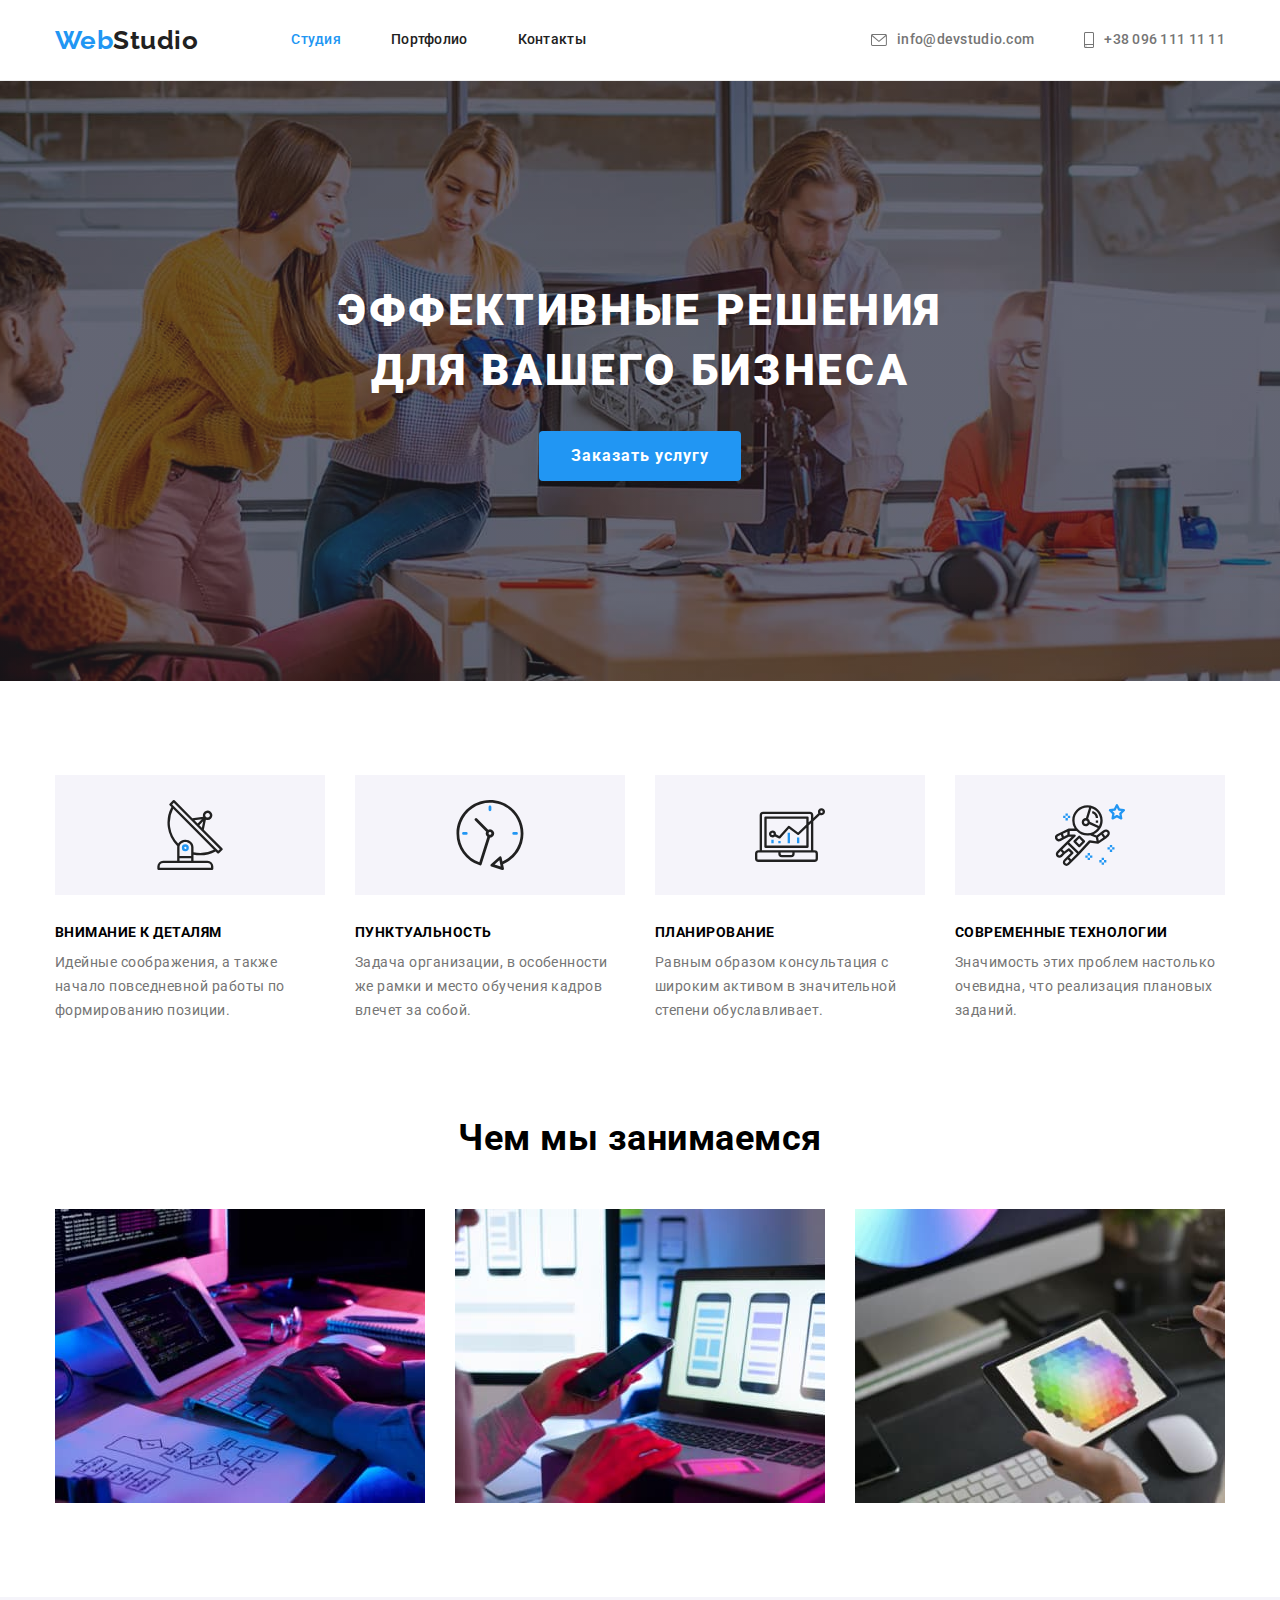
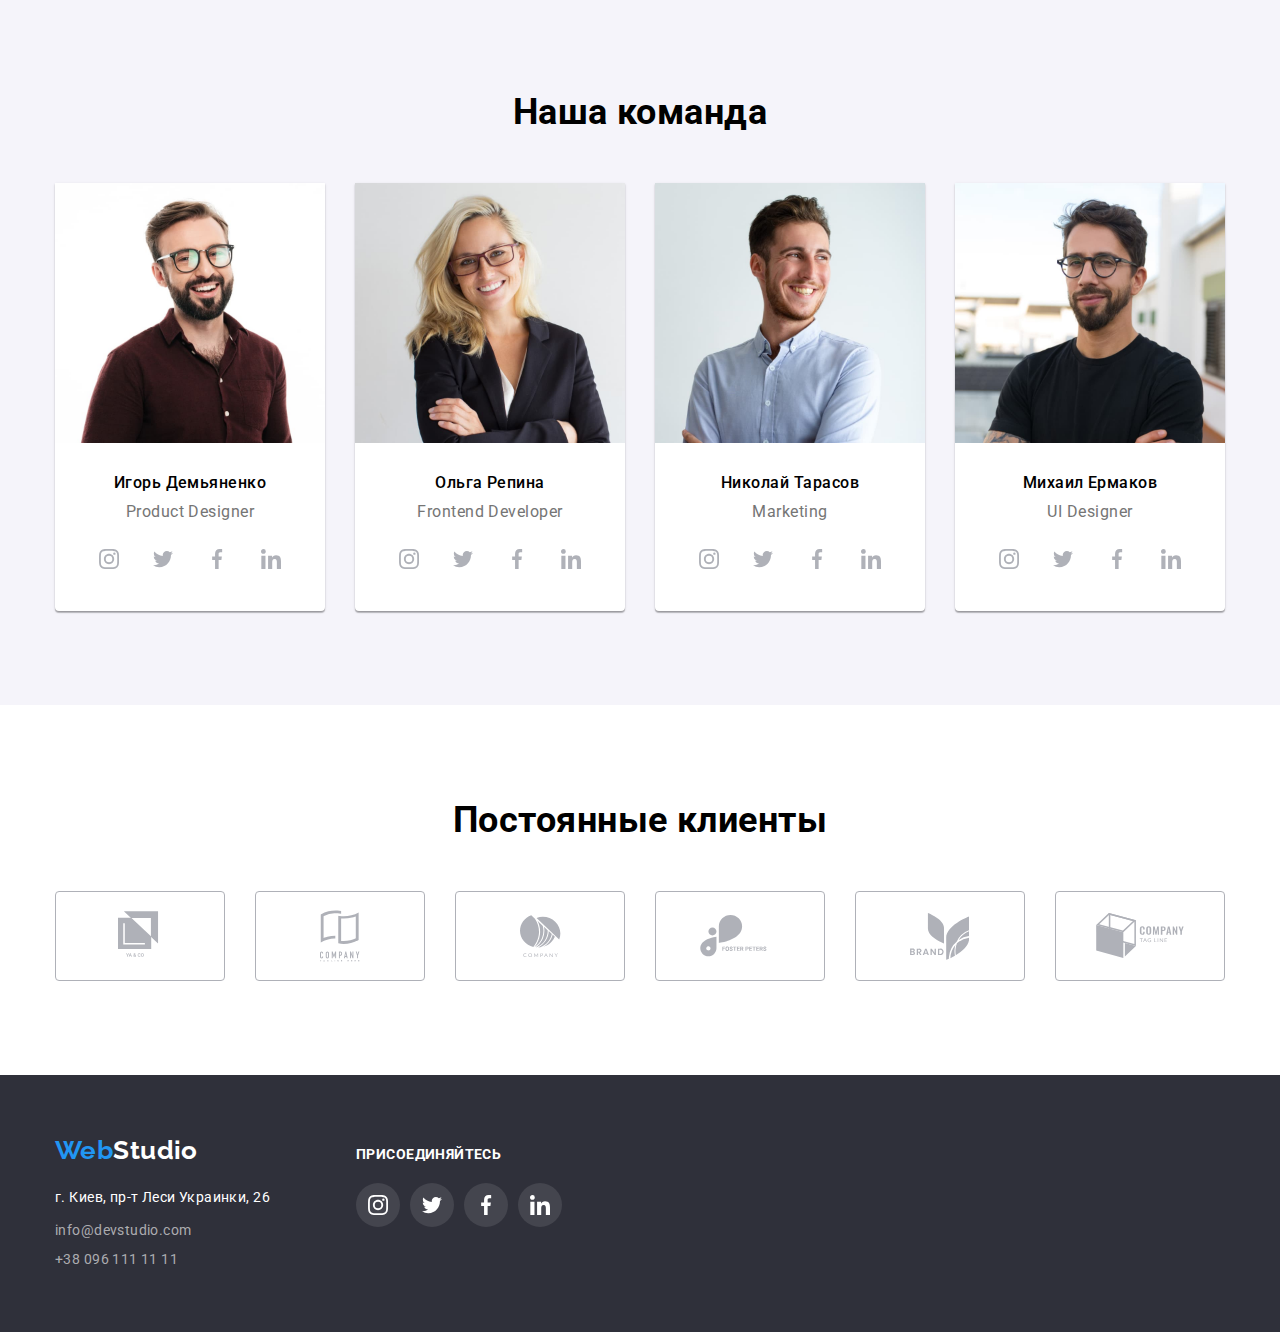
<file: index.html>
<!DOCTYPE html>
<html lang="ru">

<head>
    <meta charset="UTF-8">
    <meta http-equiv="X-UA-Compatible" content="IE=edge" />
    <meta name="viewport" content="width=device-width, initial-scale=1.0">
    <meta name="description" content="Веб-студия">
    <link rel="preconnect" href="https://fonts.gstatic.com">
    <link href="https://fonts.googleapis.com/css2?family=Raleway:wght@700&family=Roboto:wght@400;500;700&display=swap"
        rel="stylesheet">
    <link rel="stylesheet" href="https://cdnjs.cloudflare.com/ajax/libs/modern-normalize/0.2.0/modern-normalize.min.css" />
    <link rel="stylesheet" href="./css/styles.css">
    <title>Web Studio</title>
</head>

<body>
    <!-- Шапка сайта--> 
    <header class="header">
        <div class="container"> 
        <a class="logo-title" href="./index.html"><span class="logo-title-part">Web</span><span>Studio</span></a>
        <nav class="main-nav">
          <ul class="list site-nav">
            <li class="item"><a class="link current" href="">Студия</a></li>
            <li class="item"><a class="link" href="./portfolio.html">Портфолио</a></li>
            <li class="item"><a class="link" href="">Контакты</a></li>
          </ul>
        </nav>

        <ul class="list contacts">
            <li class="contacts-item">
                <a class="link" href="mailto:info@devstudio.com">
                    <svg class="contact-icon" width="16" height="12">
                        <use  href="./images/icons.svg#email"></use>
                    </svg>
                    info@devstudio.com</a>
             </li>
            <li class="contacts-item">
                <a class="link" href="tel:+380961111111">
                    <svg class="contact-icon" width="10" height="16">
                        <use href="./images/icons.svg#phone"></use>
                    </svg>
                    +38 096 111 11 11</a>
            </li>
        </ul>
        </div>  
    </header>


    <main>
        <!-- Герой -->
        <section class="hero">
            <div class="container">
            <h1 class="hero-title">Эффективные решения для вашего бизнеса</h1>
            <button class="button" type="button">Заказать услугу</button>
            </div>
        </section>

        <!-- Особенности -->
        <section class="section holder">
           <div class="container">
            <h2 class="visually-hidden">Особенности</h2>
            <ul class="list features">
                <li class="list-item">
                    <div class="tumb">
                        <svg class="icon" width="70" height="70">
                            <use href="./images/icons.svg#antenna"></use>
                        </svg>
                    </div>      
                   
                     <h3 class="list-item-title">Внимание к деталям</h3>
                     <p class="list-item-text">    
                        Идейные соображения, а также начало повседневной работы по формированию позиции.
                     </p>
                    
                </li>
                <li class="list-item">
                    <div class="tumb">
                        <svg class="icon" width="70" height="70">
                            <use href="./images/icons.svg#clock"></use>
                        </svg>
                    </div>
                    
                     <h3 class="list-item-title">Пунктуальность</h3>
                     <p class="list-item-text">
                        Задача организации, в особенности же рамки и место обучения кадров влечет за собой.
                     </p>
                    
                </li>
                <li class="list-item">
                    <div class="tumb">
                        <svg class="icon" width="70" height="70">
                            <use href="./images/icons.svg#diagram"></use>
                        </svg>
                    </div>
                    
                     <h3 class="list-item-title">Планирование</h3>
                     <p class="list-item-text">
                        Равным образом консультация с широким активом в значительной степени обуславливает.
                     </p>
                    
                </li>
                <li class="list-item">
                    <div class="tumb">
                        <svg class="icon" width="70" height="70">
                            <use href="./images/icons.svg#astronaut"></use>
                        </svg>
                    </div>
                    
                     <h3 class="list-item-title">Современные технологии</h3>
                     <p class="list-item-text">
                        Значимость этих проблем настолько очевидна, что реализация плановых заданий.
                     </p>
                    
                </li>
            </ul>
           </div>
        </section>

        <!-- Чем мы занимаемся -->
        <section class="section">
            <div class="container">
            <h2 class="caption">Чем мы занимаемся</h2>
            <ul class="list kinds-work">        
                <li class="kinds-work-item">
                    <a href="">
                        <img src="./images/box1.jpg" alt="Разработка для десктопа" width="370">
                    </a>
                </li>
                <li class="kinds-work-item">
                    <a href="">
                        <img src="./images/box2.jpg" alt="Разработка для смартфона" width="370">
                    </a>
                </li>
                <li class="kinds-work-item"> 
                    <a href="">
                        <img src="./images/box3.jpg" alt="Веб-дизайн" width="370">
                    </a>
                </li>                
            </ul>
            </div>
        </section>

        <!-- Наша команда -->
        <section class="section team-list"> 
         <div class="container">
            <h2 class="caption">Наша команда</h2>
                <ul class="list team">
                <li class="team-item">
                    <img src="./images/teamcard1.jpg" alt="Игорь Демьяненко" width="270">
                    <div class="team-item-card">
                    <h3 class="team-item-number">Игорь Демьяненко</h3>
                    <p class="team-number-position">Product Designer</p>

                        <div class="team-social">
                            <ul class="list team-social-list">
                                <li class="team-social-item">
                                    <a href="" class="team-social-link">
                                        <svg class="team-social-icon" width="20" height="20">
                                            <use href="./images/icons.svg#instagram"></use>
                                        </svg>
                                    </a>
                                </li>
                                <li class="team-social-item">
                                    <a href="" class="team-social-link">
                                        <svg class="footer-social-icon" width="20" height="20">
                                            <use href="./images/icons.svg#twitter"></use>
                                        </svg>
                                    </a>
                                </li>
                                <li class="team-social-item">
                                    <a href="" class="team-social-link">
                                        <svg class="footer-social-icon" width="20" height="20">
                                            <use href="./images/icons.svg#facebook"></use>
                                        </svg>
                                    </a>
                                </li>
                                <li class="team-social-item">
                                    <a href="" class="team-social-link">
                                        <svg class="footer-social-icon" width="20" height="20">
                                            <use href="./images/icons.svg#linkedin"></use>
                                        </svg>
                                    </a>
                                </li>
                            </ul>
                        </div>
                    </div>
                </li>
                <li class="team-item">
                    <img src="./images/teamcard2.jpg" alt="Ольга Репина" width="270">
                    <div class="team-item-card">
                    <h3 class="team-item-number">Ольга Репина</h3>
                    <p class="team-number-position">Frontend Developer</p>
                        
                        <div class="team-social">
                            <ul class="list team-social-list">
                                <li class="team-social-item">
                                    <a href="" class="team-social-link">
                                        <svg class="team-social-icon" width="20" height="20">
                                            <use href="./images/icons.svg#instagram"></use>
                                        </svg>
                                    </a>
                                </li>
                                <li class="team-social-item">
                                    <a href="" class="team-social-link">
                                        <svg class="footer-social-icon" width="20" height="20">
                                            <use href="./images/icons.svg#twitter"></use>
                                        </svg>
                                    </a>
                                </li>
                                <li class="team-social-item">
                                    <a href="" class="team-social-link">
                                        <svg class="footer-social-icon" width="20" height="20">
                                            <use href="./images/icons.svg#facebook"></use>
                                        </svg>
                                    </a>
                                </li>
                                <li class="team-social-item">
                                    <a href="" class="team-social-link">
                                        <svg class="footer-social-icon" width="20" height="20">
                                            <use href="./images/icons.svg#linkedin"></use>
                                        </svg>
                                    </a>
                                </li>
                            </ul>
                        </div>
                    </div>
                </li>
                <li class="team-item">
                    <img src="./images/teamcard3.jpg" alt="Николай Тарасов" width="270">
                    <div class="team-item-card">
                    <h3 class="team-item-number">Николай Тарасов</h3>
                    <p class="team-number-position">Marketing</p>
                        <div class="team-social">
                            <ul class="list team-social-list">
                                <li class="team-social-item">
                                    <a href="" class="team-social-link">
                                        <svg class="team-social-icon" width="20" height="20">
                                            <use href="./images/icons.svg#instagram"></use>
                                        </svg>
                                    </a>
                                </li>
                                <li class="team-social-item">
                                    <a href="" class="team-social-link">
                                        <svg class="footer-social-icon" width="20" height="20">
                                            <use href="./images/icons.svg#twitter"></use>
                                        </svg>
                                    </a>
                                </li>
                                <li class="team-social-item">
                                    <a href="" class="team-social-link">
                                        <svg class="footer-social-icon" width="20" height="20">
                                            <use href="./images/icons.svg#facebook"></use>
                                        </svg>
                                    </a>
                                </li>
                                <li class="team-social-item">
                                    <a href="" class="team-social-link">
                                        <svg class="footer-social-icon" width="20" height="20">
                                            <use href="./images/icons.svg#linkedin"></use>
                                        </svg>
                                    </a>
                                </li>
                            </ul>
                        </div>
                    </div>
                </li>
                <li class="team-item">
                    <img src="./images/teamcard4.jpg" alt="Михаил Ермаков" width="270">
                    <div class="team-item-card">
                    <h3 class="team-item-number">Михаил Ермаков</h3>
                    <p class="team-number-position">UI Designer</p>
                        <div class="team-social">
                            <ul class="list team-social-list">
                                <li class="team-social-item">
                                    <a href="" class="team-social-link">
                                        <svg class="team-social-icon" width="20" height="20">
                                            <use href="./images/icons.svg#instagram"></use>
                                        </svg>
                                    </a>
                                </li>
                                <li class="team-social-item">
                                    <a href="" class="team-social-link">
                                        <svg class="footer-social-icon" width="20" height="20">
                                            <use href="./images/icons.svg#twitter"></use>
                                        </svg>
                                    </a>
                                </li>
                                <li class="team-social-item">
                                    <a href="" class="team-social-link">
                                        <svg class="footer-social-icon" width="20" height="20">
                                            <use href="./images/icons.svg#facebook"></use>
                                        </svg>
                                    </a>
                                </li>
                                <li class="team-social-item">
                                    <a href="" class="team-social-link">
                                        <svg class="footer-social-icon" width="20" height="20">
                                            <use href="./images/icons.svg#linkedin"></use>
                                        </svg>
                                    </a>
                                </li>
                            </ul>
                        </div>
                    </div>
                </li>
            </ul>
         </div>
        </section>

        <!--Постоянные клиенты-->
        <section class="section">
            <div class="container">
                <h2 class="caption">Постоянные клиенты</h2>
                <ul class="list clients">
                    <li class="clients-item">
                        <a href="" class="clients-item-link">
                            <svg class="clients-item-link-icon" width="44.27" height="49.23">
                                <use href="./images/icons.svg#logo-1"></use>
                            </svg>
                        </a>
                    </li>
                    <li class="clients-item">
                        <a href="" class="clients-item-link">
                            <svg class="clients-item-link-icon" width="40" height="52">
                                <use href="./images/icons.svg#logo-2"></use>
                            </svg>
                        </a>
                    </li>
                    <li class="clients-item">
                        <a href="" class="clients-item-link">
                            <svg class="clients-item-link-icon" width="41" height="42.6">
                                <use href="./images/icons.svg#logo-3"></use>
                            </svg>
                        </a>
                    </li>
                    <li class="clients-item">
                        <a href="" class="clients-item-link">
                            <svg class="clients-item-link-icon" width="79.66" height="42.2">
                                <use href="./images/icons.svg#logo-4"></use>
                            </svg>
                        </a>
                    </li>
                    <li class="clients-item">
                        <a href="" class="clients-item-link">
                            <svg class="clients-item-link-icon" width="59" height="47">
                                <use href="./images/icons.svg#logo-5"></use>
                            </svg>
                        </a>
                    </li>
                    <li class="clients-item">
                        <a href="" class="clients-item-link">
                            <svg class="clients-item-link-icon" width="88.48" height="45.44">
                                <use href="./images/icons.svg#logo-6"></use>
                            </svg>
                        </a>
                    </li>
                </ul>
            </div>
        </section>
    </main>

    <!-- Футер -->
    <footer class="footer">
        <div class="container">
            <div class="footer-container">
                <div class="footer-item footer-address">
                    <a class="logo-title" href=""><span class="logo-title-part">Web</span><span>Studio</span></a>
                    <!--адресс компании-->
                    <address class="address">
                        <span class="address-street">г. Киев, пр-т Леси Украинки, 26 <br /></span>
                        <a class="link" href="mailto:info@devstudio.com">info@devstudio.com</a> <br />
                        <a class="link" href="tel:+380961111111">+38 096 111 11 11</a>
                    </address>
                </div>
                <div class="footer-item footer-social">
                    <h3 class="footer-caption">присоединяйтесь</h3>
                    <ul class="list footer-social-list">
                        <li class="footer-social-item">
                            <a href="" class="footer-social-link">
                                <svg class="footer-social-icon" width="20" height="20">
                                    <use href="./images/icons.svg#instagram"></use>
                                </svg>
                            </a>
                        </li>
                        <li class="footer-social-item">
                            <a href="" class="footer-social-link">
                                <svg class="footer-social-icon" width="20" height="20">
                                    <use href="./images/icons.svg#twitter"></use>
                                </svg>
                            </a>
                        </li>
                        <li class="footer-social-item">
                            <a href="" class="footer-social-link">
                                <svg class="footer-social-icon" width="20" height="20">
                                    <use href="./images/icons.svg#facebook"></use>
                                </svg>
                            </a>
                        </li>
                        <li class="footer-social-item">
                            <a href="" class="footer-social-link">
                                <svg class="footer-social-icon" width="20" height="20">
                                    <use href="./images/icons.svg#linkedin"></use>
                                </svg>
                            </a>
                        </li>
                    </ul>
                </div>
                <div class="footer-item footer-form"></div>
            </div>
        </div>
    </footer>
 </body>
</html>
</file>
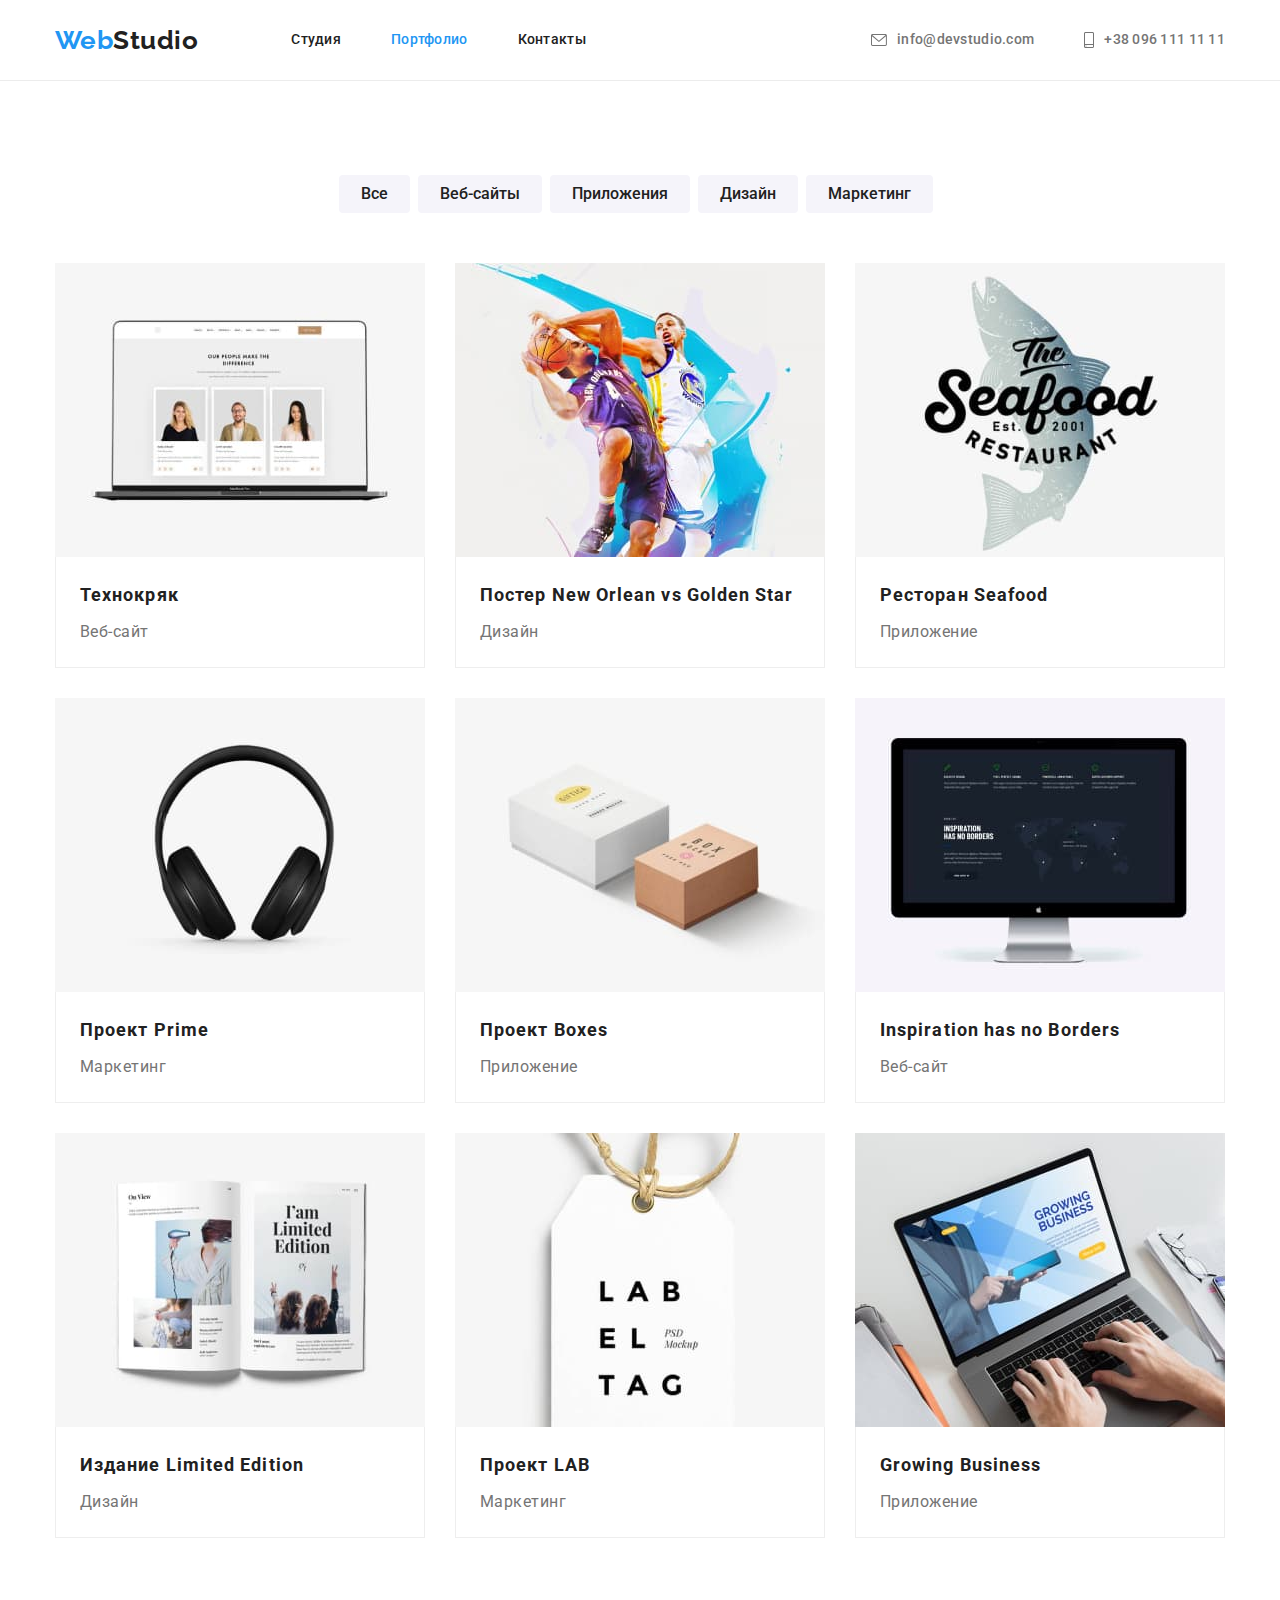
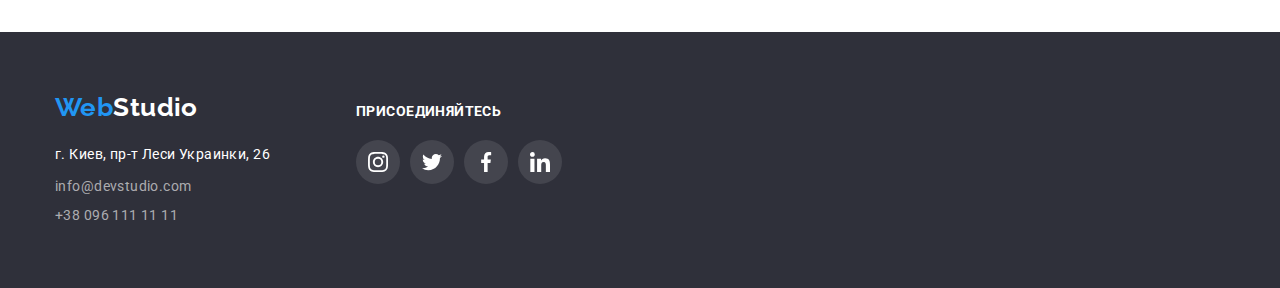
<file: portfolio.html>
<!DOCTYPE html>
<html lang="en">
<head>
    <meta charset="UTF-8">
    <meta http-equiv="X-UA-Compatible" content="IE=edge" />
    <meta name="viewport" content="width=device-width, initial-scale=1.0">
    <meta name="description" content="Веб-студия">
    <link rel="preconnect" href="https://fonts.gstatic.com">
    <link href="https://fonts.googleapis.com/css2?family=Raleway:wght@700&family=Roboto:wght@400;500;700;900&display=swap"
        rel="stylesheet">
    <link rel="stylesheet" href="https://cdnjs.cloudflare.com/ajax/libs/modern-normalize/0.2.0/modern-normalize.min.css" />
    <link rel="stylesheet" href="./css/styles.css">
    <title>Portfolio</title>
</head>

<body>
    <!-- Шапка сайта-->
    <header class="header">
        <div class="container">
            <a class="logo-title" href="./index.html"><span class="logo-title-part">Web</span><span>Studio</span></a>
            <nav class="main-nav">
                <ul class="list site-nav">
                    <li class="item"><a class="link" href="./index.html">Студия</a></li>
                    <li class="item"><a class="link current" href="">Портфолио</a></li>
                    <li class="item"><a class="link" href="">Контакты</a></li>
                </ul>
            </nav>
            <ul class="list contacts">
                <li class="contacts-item">
                    <a class="link" href="mailto:info@devstudio.com">
                        <svg class="contact-icon" width="16" height="12">
                            <use href="./images/icons.svg#email"></use>
                        </svg>
                        info@devstudio.com</a>
                </li>
                <li class="contacts-item">
                    <a class="link" href="tel:+380961111111">
                        <svg class="contact-icon" width="10" height="16">
                            <use href="./images/icons.svg#phone"></use>
                        </svg>
                        +38 096 111 11 11</a>
                </li>
            </ul>
        </div>
    </header>
    
    <main>
        <h1 class="visually-hidden">Портфолио</h1>

        <section class="section">
         <div class="container">
           <div class="filter">
           <ul class="list filter-list">
             <li class="filter-item"> <button class="filter-button" type="button">Все</button></li>
             <li class="filter-item"> <button class="filter-button" type="button">Веб-сайты</button></li>
             <li class="filter-item"> <button class="filter-button" type="button">Приложения</button></li>
             <li class="filter-item"> <button class="filter-button" type="button">Дизайн</button></li>
             <li class="filter-item"> <button class="filter-button" type="button">Маркетинг</button></li>
           </ul>
           </div>
            <!-- Примеры работ -->
                      <ul class="list flex-products">
                <li class="list-products">
                    <a class="link-products" href="/">
                    <img src="./images/img-p1.jpg" alt="страница сайта" width="370" />
                    <div class="card">
                    <h2 class="products-title">Технокряк</h2>
                    <p class="products-type">Веб-сайт</p>
                    </div>
                    </a>
                </li>
                <li class="list-products">
                    <a class="link-products" href="">
                    <img src="./images/img-p2.jpg" alt="постер игроки в баскетбол" width="370">
                    <div class="card">
                    <h2 class="products-title">Постер New Orlean vs Golden Star</h2>
                    <p class="products-type">Дизайн</p>
                    </div>
                    </a>
                </li>
                <li class="list-products">
                    <a class="link-products" href="">
                    <img src="./images/img-p3.jpg" alt="логотип ресторана" width="370">
                    <div class="card">
                    <h2 class="products-title">Ресторан Seafood</h2>
                    <p class="products-type">Приложение</p>
                    </div>
                    </a>
                </li>
                <li class="list-products">
                    <a class="link-products" href="">
                    <img src="./images/img-p4.jpg" alt="наушники" width="370">
                    <div class="card">
                    <h2 class="products-title">Проект Prime</h2>
                    <p class="products-type">Маркетинг</p>
                    </div>
                    </a>
                </li>
                <li class="list-products">
                    <a class="link-products" href="">
                    <img src="./images/img-p5.jpg" alt="две коробки" width="370">
                    <div class="card">
                    <h2 class="products-title">Проект Boxes</h2>
                    <p class="products-type">Приложение</p>
                    </div>
                    </a>
                </li>
                <li class="list-products">
                    <a class="link-products" href="">
                    <img src="./images/img-p6.jpg" alt="монитор" width="370">
                    <div class="card">
                    <h2 class="products-title">Inspiration has no Borders</h2>
                    <p class="products-type">Веб-сайт</p>
                    </div>
                    </a>
                </li>
                <li class="list-products">
                    <a class="link-products" href="">
                    <img src="./images/img-p7.jpg" alt="открытый журнал" width="370">
                    <div class="card">
                    <h2 class="products-title">Издание Limited Edition</h2>
                    <p class="products-type">Дизайн</p>
                    </div>
                    </a>
                </li>
                <li class="list-products">
                    <a class="link-products" href="">
                    <img src="./images/img-p8.jpg" alt="бирка" width="370">
                    <div class="card">
                    <h2 class="products-title">Проект LAB</h2>
                    <p class="products-type">Маркетинг</p>
                    </div>
                    </a>
                </li>
                <li class="list-products">
                    <a class="link-products" href="">
                    <img src="./images/img-p9.jpg" alt="открытый ноутбук" width="370">
                    <div class="card">
                    <h2 class="products-title">Growing Business</h2>
                    <p class="products-type">Приложение</p>
                    </div>
                    </a>
                </li>
            </ul>
           </div>
        </section>
    </main>

    <!-- Футер -->
    <footer class="footer">
        <div class="container">
            <div class="footer-container">
                <div class="footer-item footer-address">
                    <a class="logo-title" href=""><span class="logo-title-part">Web</span><span>Studio</span></a>
                    <!--адресс компании-->
                    <address class="address">
                        <span class="address-street">г. Киев, пр-т Леси Украинки, 26 <br /></span>
                        <a class="link" href="mailto:info@devstudio.com">info@devstudio.com</a> <br />
                        <a class="link" href="tel:+380961111111">+38 096 111 11 11</a>
                    </address>
                </div>
                <div class="footer-item footer-social">
                    <h3 class="footer-caption">присоединяйтесь</h3>
                    <ul class="list footer-social-list">
                        <li class="footer-social-item">
                            <a href="" class="footer-social-link">
                                <svg class="footer-social-icon" width="20" height="20">
                                    <use href="./images/icons.svg#instagram"></use>
                                </svg>
                            </a>
                        </li>
                        <li class="footer-social-item">
                            <a href="" class="footer-social-link">
                                <svg class="footer-social-icon" width="20" height="20">
                                    <use href="./images/icons.svg#twitter"></use>
                                </svg>
                            </a>
                        </li>
                        <li class="footer-social-item">
                            <a href="" class="footer-social-link">
                                <svg class="footer-social-icon" width="20" height="20">
                                    <use href="./images/icons.svg#facebook"></use>
                                </svg>
                            </a>
                        </li>
                        <li class="footer-social-item">
                            <a href="" class="footer-social-link">
                                <svg class="footer-social-icon" width="20" height="20">
                                    <use href="./images/icons.svg#linkedin"></use>
                                </svg>
                            </a>
                        </li>
                    </ul>
                </div>
                <div class="footer-item footer-form"></div>
            </div>
        </div>
    </footer>
</body>
</html>
</file>
<file: css/styles.css>
:root {
  --text-title-color: #212121; /* цвет заглавий */
  --text-primery-color: #757575; /* цвет текста*/
  --white-color: #ffffff;
  --bg-accent-color: #2f303a; /* вторичный цвет фона*/
  --accent-color: #2196f3; /* акцент*/
  --title-font: 'Roboto', sans-serif;
}
html {
  box-sizing: border-box;
}

*,
*::before,
*::after {
  box-sizing: inherit;
}

body {
  font-family: var(--title-font);
  font-weight: 500;
  letter-spacing: 0.03em;
  background-color: var(--white-color);
}

h1,
h2,
h3,
p {
  margin-top: 0px;
}

img {
  display: block;
  max-width: 100%;
  height: auto;
}

address {
  font-style: normal;
}

/*--скрытый второй загаловок--*/
.visually-hidden {
  position: absolute !important;
  clip: rect(1px 1px 1px 1px);
  clip: rect(1px, 1px, 1px, 1px);
  padding: 0 !important;
  border: 0 !important;
  height: 1px !important;
  width: 1px !important;
  overflow: hidden;
}

.container {
  width: 1200px;
  padding-left: 15px;
  padding-right: 15px;
  margin: auto;
}

.section {
  padding-top: 94px;
  padding-bottom: 94px;
}

.holder {
  padding-bottom: 0px;
}

.clients,
.team,
.kinds-work,
.flex-products {
  display: flex;
  flex-wrap: wrap;
}

.list {
  margin-top: 0;
  margin-bottom: 0;
  padding-left: 0;
  margin-right: 0;
  list-style: none;
}

/*------------елементы списков--------------*/
.link,
.link-products {
  text-decoration: none;
}
/*-------------------ссылки-----------------*/
.link {
  font-size: 14px;
  line-height: 1.14;
  letter-spacing: 0.02em;

  color: var(--text-primery-color);
}

.link:hover,
.link:focus {
  color: var(--accent-color);
}

/* ---------------- шапка сайта --------------*/

.site-nav .link {
  display: block;
  padding-top: 32px;
  padding-bottom: 32px;
}

.contact-icon {
  margin-right: 10px;
}

.contacts .link {
  display: flex;
  align-items: center;
  padding-top: 32px;
  padding-bottom: 32px;

  fill: var(--text-primery-color);
}
.contacts .link:hover,
.contacts .link:focus {
  fill: var(--accent-color);
}

.site-nav .link {
  color: var(--text-title-color);
}

.site-nav .link:hover,
.site-nav .link:focus {
  color: var(--accent-color);
}

.site-nav .current {
  color: var(--accent-color);
}

.header {
  border-bottom: 1px solid #ececec;
}

.header .container {
  display: flex;
  align-items: center;
}

.header .main-nav {
  display: flex;
  margin-left: 93px;
}

.header .list {
  display: flex;
  margin-left: auto;
}
.site-nav .item:not(:last-child) {
  margin-right: 50px;
}

.contacts .contacts-item + .contacts-item {
  margin-left: 50px;
}

/*------------стилизация логотипа---------*/
.logo-title {
  display: block;
  font-family: 'Raleway', sans-serif;
  font-weight: 700;
  font-size: 26px;
  line-height: 1.19;
  text-decoration: none;
  color: var(--text-title-color);
}

.logo-title .logo-title-part {
  color: var(--accent-color);
}

/*--секция герои--*/
.hero {
  padding-top: 200px;
  padding-bottom: 200px;

  text-align: center;

  background-color: var(--bg-accent-color);
  color: var(--white-color);
  background-image: linear-gradient(
      to right,
      rgba(47, 48, 58, 0.4),
      rgba(47, 48, 58, 0.4)
    ),
    url(../images/hero.jpg);
  background-repeat: no-repeat;
  background-position: center;
  background-size: 1600px 600px;
}

.hero-title {
  margin-top: 0px;
  margin-right: auto;
  margin-left: auto;
  margin-bottom: 30px;

  width: 696px;

  font-weight: 900;
  font-size: 44px;
  line-height: 1.36;

  letter-spacing: 0.06em;
  text-transform: uppercase;
}
/*--заголовки второго уровня--*/
.caption {
  margin-top: 0px;
  margin-bottom: 50px;

  font-weight: 700;
  font-size: 36px;
  line-height: 1.17;
  text-align: center;
}

/*-------кнопка "Заказать услугу"------*/
.button {
  margin: 0px;
  border-width: 0px;
  min-width: 200px;
  padding: 10px 32px;
  border-radius: 4px;

  font-family: inherit;
  font-weight: 700;
  font-size: 16px;
  line-height: 1.89;
  letter-spacing: 0.06em;
  color: var(--white-color);
  background-color: var(--accent-color);
  cursor: pointer;
}
.button:hover,
.button:focus {
  --accent-color: #188ce8;
}

/*--кнопки-фильтры со страницы "portfolio"--*/
.section .filter {
  margin-bottom: 50px;
}

.filter-list {
  display: flex;
  justify-content: center;
  margin: auto;

  width: 611px;
}

.filter-list .filter-item {
  margin-right: 8px;
}

.filter-list.filter-item:nth-child(5n) {
  margin-right: 0px;
}

.filter-button {
  border-style: none;
  font-family: inherit;
  font-weight: 500;
  font-size: 16px;
  line-height: 1.62;
  color: var(--text-title-color);
  background-color: #f5f4fa;
  cursor: pointer;
  padding: 6px 22px;
  border-radius: 4px;
}
.filter-button:hover,
.filter-button:focus {
  --text-title-color: var(--white-color);
  background-color: var(--accent-color);
  box-shadow: 0px 3px 1px rgba(0, 0, 0, 0.1), 0px 1px 2px rgba(0, 0, 0, 0.08),
    0px 2px 2px rgba(0, 0, 0, 0.12);
  border-style: none;
}

/*----------- сeкция особенности-------------- */

.holder {
  padding-bottom: 0;
}

/*--елементы списков особенности и "portfolio"*/
.list-item-title,
.products-title {
  font-weight: 700;
}

.list-item-title {
  margin-bottom: 10px;

  font-size: 14px;
  line-height: 1.14;
  text-transform: uppercase;
}

.products-title {
  margin-bottom: 4px;

  font-size: 18px;
  line-height: 2;
  letter-spacing: 0.06em;
  color: var(--text-title-color);
}

.list-item-text,
.products-type {
  font-weight: 400;
  color: var(--text-primery-color);
}

.list-item-text {
  font-size: 14px;
  line-height: 1.71;

  margin-bottom: 0px;
}

.flex-products .products-type {
  margin-bottom: 0px;

  font-size: 16px;
  line-height: 1.87;
}

.list-products .card {
  border-bottom: 1px solid #eeeeee;
  border-right: 1px solid #eeeeee;
  border-left: 1px solid #eeeeee;

  padding: 20px 24px;
}

/* ----флекс на секцию особенности */
.features {
  display: flex;
  justify-content: space-between;
}

.features .list-item {
  width: calc((100% - (3 * 30px)) / 4);
  margin-bottom: 0px;
  margin-right: 30px;
}

.features .list-item:nth-child(4n) {
  margin-right: 0px;
}
.features .tumb {
  display: flex;
  align-items: center;
  justify-content: center;
  background-color: #f5f4fa;
  height: 120px;
  margin-bottom: 30px;
}

/* ---флекс на секцию примеры наших работ */
.flex-products .list-products {
  width: calc((100% - 60px) / 3);
  margin-right: 30px;
  margin-bottom: 30px;

  background-color: var(--white-color);
}

.flex-products .list-products:nth-child(3n) {
  margin-right: 0px;
}
.flex-products .list-products:nth-last-child(-n + 3) {
  margin-bottom: 0px;
}

.flex-products .list-products:hover,
.flex-products .list-products:focus {
  box-shadow: 0px 1px 1px rgba(0, 0, 0, 0.12), 0px 4px 4px rgba(0, 0, 0, 0.06),
    1px 4px 6px rgba(0, 0, 0, 0.16);
}

/* ------------- Чем мы занимаемся --------------- */
.kinds-work .kinds-work-item {
  flex-basis: calc((100% - 60px) / 3);
  margin-right: 30px;
  margin-bottom: 30px;
}

.kinds-work .kinds-work-item:nth-child(3n) {
  margin-right: 0px;
}
.kinds-work .kinds-work-item:nth-last-child(-n + 3) {
  margin-bottom: 0px;
}

/*----------------Наша команда------------------*/

.team-list .team {
  font-weight: 400;
  font-size: 16px;
  line-height: 1.19;
  text-align: center;
}

.team .team-item-number {
  margin-bottom: 10px;

  font-weight: 500;
  font-size: inherit;
}

.team-number-position {
  margin-bottom: 16px;

  color: var(--text-primery-color);
}

.team-list {
  background-color: #f5f4fa;
}

.team .team-item {
  width: calc((100% - 90px) / 4);
  margin-right: 30px;
  margin-bottom: 0px;
  box-shadow: 0px 1px 3px rgba(0, 0, 0, 0.12), 0px 1px 1px rgba(0, 0, 0, 0.14),
    0px 2px 1px rgba(0, 0, 0, 0.2);
  border-radius: 0px 0px 4px 4px;
  background-color: var(--white-color);
}

.team .team-item:nth-child(4n) {
  margin-right: 0px;
}

.team .team-item-card {
  padding-top: 30px;
  padding-bottom: 30px;
  padding-left: 32px;
  padding-right: 32px;
}

.team-social .team-social-list {
  display: flex;
  justify-content: space-between;
}

.team-social-item {
  width: calc((100% - 30px) / 4);
  margin-right: 10px;
  height: 44px;
}

.team-social-item:nth-child(4n) {
  margin-right: 0;
}

.team-social-link {
  display: flex;
  justify-content: center;
  align-items: center;
  width: 100%;
  height: 100%;

  background: var(--white-color);
  border-radius: 50%;
  fill: #afb1b8;
}

.team-social-link:hover,
.team-social-link:focus {
  background: var(--accent-color);
  fill: var(--white-color);
}

.clients {
  justify-content: center;
  align-items: center;
}

.clients .clients-item {
  width: calc((100% - 150px) / 6);
  margin-right: 30px;
  margin-bottom: 0;
  height: 90px;
}

.clients .clients-item:nth-child(6n) {
  margin-right: 0px;
}
.clients-item-link {
  display: flex;
  justify-content: center;
  align-items: center;
  width: 100%;
  height: 100%;
  border: 1px solid #afb1b8;

  border-radius: 4px;
  fill: #afb1b8;
}
.clients-item-link:hover,
.clients-item-link:focus {
  border: 1px solid var(--accent-color);
  fill: var(--accent-color);
}

/*------------------------футер-----------------*/
.footer {
  padding-top: 60px;
  padding-bottom: 60px;

  font-weight: 400;
  font-size: 14px;
  line-height: 1.71;
  letter-spacing: 0.03em;
  background-color: var(--bg-accent-color);
  color: var(--white-color);
}
.footer .link {
  display: inline-block;
  letter-spacing: 0.03em;
  color: #acacb0;
}

.footer .logo-title {
  margin-bottom: 20px;

  --text-title-color: var(--white-color);
}

.address .address-street {
  display: inline-block;
  margin-bottom: 9px;
}
.address .link:not(:last-child) {
  margin-bottom: 9px;
}

.footer-container {
  display: flex;
}

.footer-address {
  display: flex;
  flex-direction: column;
  margin-right: 70px;
  width: 231px;
}

.footer .footer-social {
  display: flex;
  flex-direction: column;
  min-width: 206px;

  margin-top: 12px;
  margin-bottom: 40px;
}

.footer-social .footer-caption {
  margin-bottom: 20px;

  font-weight: 700;
  font-size: 14px;
  line-height: 1.14;
  text-transform: uppercase;
}

.footer-social-list {
  display: flex;
  flex-direction: row;
  justify-content: space-between;
  align-items: center;
}

.footer-social-item {
  width: calc((100% - 30px) / 4);
  margin-right: 10px;
  margin-bottom: 0;
  height: 44px;
}
.footer-social-item:nth-child(4n) {
  margin-right: 0;
}

.footer-social-link {
  display: flex;
  justify-content: center;
  align-items: center;
  width: 100%;
  height: 100%;

  background: #ffffff1a;
  border-radius: 50%;
  fill: var(--white-color);
}

.footer-social-link:hover,
.footer-social-link:focus {
  background: var(--accent-color);
}

.footer .footer-form {
  min-width: 570px;
  margin-left: auto;
}
</file>
